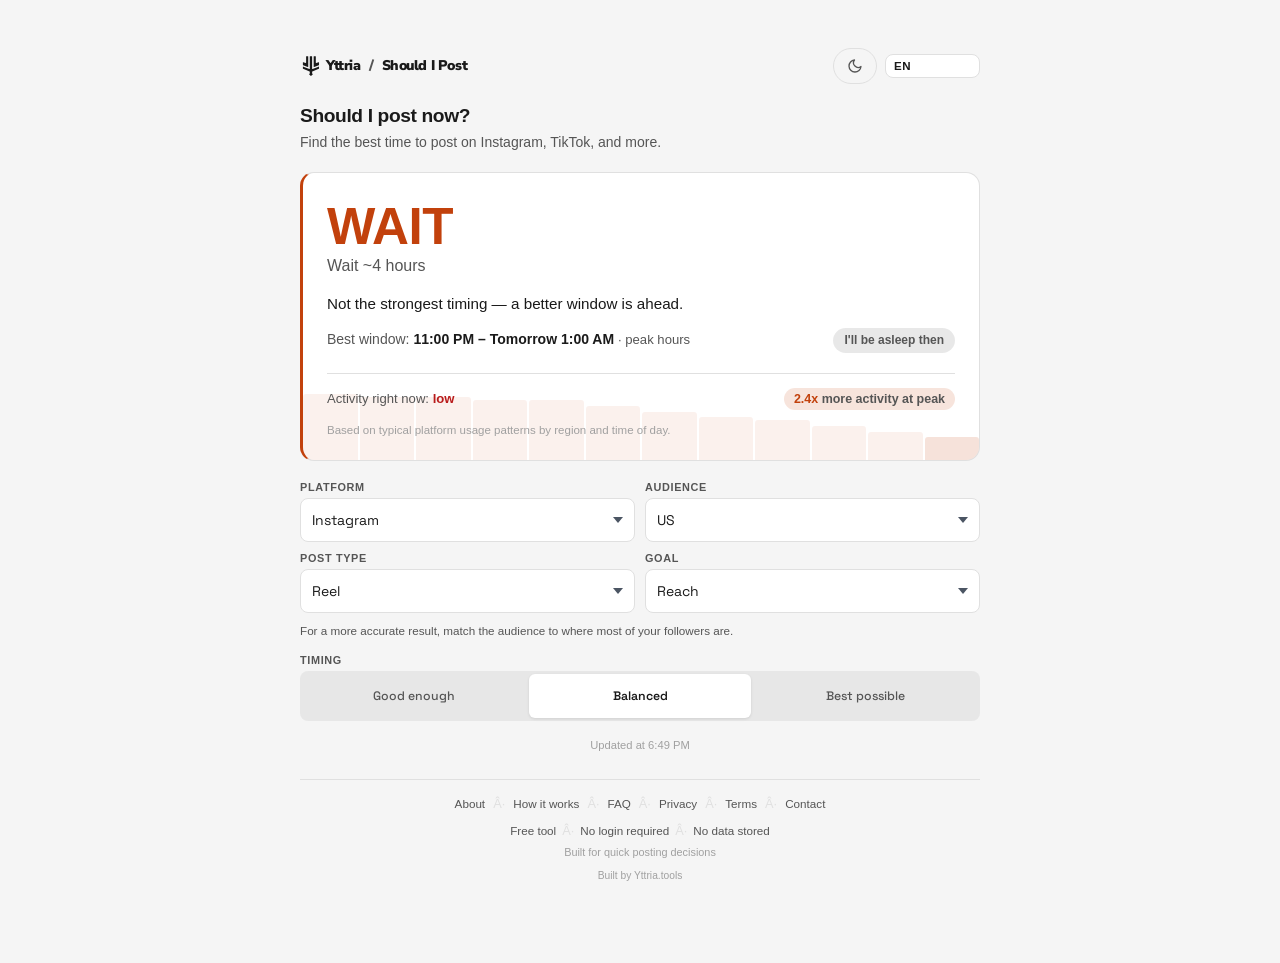
<file: index.html>
<!DOCTYPE html>
<html lang="en" data-theme="light">
<head>
  <meta charset="UTF-8">
  <meta name="viewport" content="width=device-width, initial-scale=1.0">
  <title>Should I Post Now? â€” Social Media Timing Tool</title>
  <meta name="description" content="Tells you whether to post now or wait on Instagram, TikTok, LinkedIn, Reddit, or Twitter. Based on audience activity patterns by region. Free, no login needed.">
  <link rel="canonical" href="https://www.shouldipostnow.com/" />
  <!-- Open Graph -->
  <meta property="og:site_name" content="Should I Post Now?">
  <meta property="og:title" content="Should I Post Now? â€” Social Media Timing Tool">
  <meta property="og:description" content="Tells you whether to post now or wait on Instagram, TikTok, LinkedIn, Reddit, or Twitter. Based on audience activity patterns by region. Free, no login needed.">
  <meta property="og:type" content="website">
  <meta property="og:url" content="https://shouldipostnow.com/">
  <meta property="og:image" content="https://shouldipostnow.com/og-image.png">
  <meta property="og:image:width" content="1200">
  <meta property="og:image:height" content="630">
  <!-- Twitter / X -->
  <meta name="twitter:card" content="summary_large_image">
  <meta name="twitter:title" content="Should I Post Now? â€” Social Media Timing Tool">
  <meta name="twitter:description" content="Tells you whether to post now or wait on Instagram, TikTok, LinkedIn, Reddit, or Twitter. Based on audience activity patterns by region. Free, no login needed.">
  <meta name="twitter:url" content="https://shouldipostnow.com/">
  <meta name="twitter:image" content="https://shouldipostnow.com/og-image.png">
  <!-- Favicons -->
  <link rel="icon" type="image/svg+xml" href="/favicon.svg">
  <link rel="icon" type="image/x-icon" href="/favicon.ico">
  <link rel="apple-touch-icon" href="/logo-192.png">
  <!-- JSON-LD: WebApplication -->
  <script type="application/ld+json">
  {
    "@context": "https://schema.org",
    "@type": "WebApplication",
    "name": "Should I Post Now?",
    "url": "https://shouldipostnow.com",
    "description": "Free browser tool that scores the current time window for social media posting on Instagram, TikTok, Twitter/X, LinkedIn, and Reddit. Returns POST NOW, SOON, or WAIT based on audience activity patterns for the selected region.",
    "applicationCategory": "UtilityApplication",
    "operatingSystem": "Web",
    "offers": {
      "@type": "Offer",
      "price": "0",
      "priceCurrency": "USD"
    },
    "author": {
      "@type": "Organization",
      "name": "Yttria",
      "url": "https://yttria.tools",
      "logo": {
        "@type": "ImageObject",
        "url": "https://shouldipostnow.com/logo-512.png",
        "width": 512,
        "height": 512
      }
    }
  }
  </script>
  <!-- Prevent flash of wrong theme: runs synchronously before first paint -->
  <script>
    (function () {
      var stored   = localStorage.getItem('theme');
      var sysDark  = window.matchMedia('(prefers-color-scheme: dark)').matches;
      document.documentElement.setAttribute('data-theme',
        stored === 'dark' || (!stored && sysDark) ? 'dark' : 'light'
      );
    })();
  </script>
  <link rel="preconnect" href="https://fonts.googleapis.com">
  <link href="https://fonts.googleapis.com/css2?family=Nunito+Sans:wght@900&family=Nunito:wght@800&family=Space+Grotesk:wght@500;600&display=swap" rel="stylesheet">
  <link rel="stylesheet" href="/styles.css?v=8">
</head>
<body>
  <div class="container">

    <!-- Top navigation -->
    <nav class="top-nav" aria-label="Site navigation">
      <div class="nav-left">
        <a class="nav-brand" href="https://yttria.tools" aria-label="Yttria">
          <svg class="yttria-icon" viewBox="0 0 992.41 1033.85" fill="currentColor" aria-hidden="true" focusable="false">
            <path d="M569.81,786.57v84.31c0,8.87,7.19,16.06,16.06,16.06h0c14.95,0,21.79,18.64,10.39,28.31l-80.97,68.65-.18-.71-.16.63-80.97-68.66c-11.41-9.67-4.57-28.31,10.39-28.31h0c8.87,0,16.06-7.19,16.06-16.06v-84.31c0-6.57-4-12.47-10.09-14.91l-304.54-121.92c-6.1-2.44-10.09-8.35-10.09-14.91v-72.95c0-11.37,11.48-19.14,22.03-14.91l280.66,112.36c10.55,4.22,22.03-3.55,22.03-14.91V78.69c0-8.87,7.19-16.06,16.06-16.06h57.68v.09h19.57c8.87,0,16.06,7.19,16.06,16.06v565.64c0,11.37,11.48,19.14,22.03,14.91l280.66-112.37c10.55-4.22,22.03,3.55,22.03,14.91v72.95c0,6.57-4,12.47-10.09,14.91l-304.54,121.93c-6.1,2.44-10.09,8.35-10.09,14.91Z"/>
            <path d="M742.93,356.43V78.78c0-8.87-7.19-16.06-16.06-16.06h-67.61c-8.87,0-16.06,7.19-16.06,16.06v326.27h0v143.85c0,11.37,11.48,19.14,22.03,14.91l219.21-87.76c6.1-2.44,10.09-8.35,10.09-14.91v-104.35c0-10.61-10.11-18.31-20.33-15.48l-110.93,30.61c-10.23,2.82-20.33-4.87-20.33-15.48Z"/>
            <path d="M287.33,356.35V78.7c0-8.87,7.19-16.06,16.06-16.06h67.61c8.87,0,16.06,7.19,16.06,16.06v326.27s0,0,0,0v143.85c0,11.37-11.48,19.14-22.03,14.91l-219.21-87.76c-6.1-2.44-10.09-8.35-10.09-14.91v-104.35c0-10.61,10.11-18.31,20.33-15.48l110.93,30.61c10.23,2.82,20.33-4.87,20.33-15.48Z"/>
          </svg>
          <span class="yttria-wordmark">Yttria</span>
        </a>
        <span class="nav-sep" aria-hidden="true">/</span>
        <a class="nav-sitename" href="/">Should I Post</a>
      </div>

      <div class="nav-right">
        <button class="theme-toggle" id="theme-toggle" aria-label="Toggle dark mode">
          <!-- Moon: shown in light mode -->
          <svg class="icon-moon" viewBox="0 0 24 24" fill="none" stroke="currentColor" stroke-width="2" stroke-linecap="round" stroke-linejoin="round" aria-hidden="true">
            <path d="M21 12.79A9 9 0 1 1 11.21 3 7 7 0 0 0 21 12.79z"/>
          </svg>
          <!-- Sun: shown in dark mode -->
          <svg class="icon-sun" viewBox="0 0 24 24" fill="none" stroke="currentColor" stroke-width="2" stroke-linecap="round" stroke-linejoin="round" aria-hidden="true">
            <circle cx="12" cy="12" r="5"/>
            <line x1="12" y1="1" x2="12" y2="3"/>
            <line x1="12" y1="21" x2="12" y2="23"/>
            <line x1="4.22" y1="4.22" x2="5.64" y2="5.64"/>
            <line x1="18.36" y1="18.36" x2="19.78" y2="19.78"/>
            <line x1="1" y1="12" x2="3" y2="12"/>
            <line x1="21" y1="12" x2="23" y2="12"/>
            <line x1="4.22" y1="19.78" x2="5.64" y2="18.36"/>
            <line x1="18.36" y1="5.64" x2="19.78" y2="4.22"/>
          </svg>
        </button>
        <select id="lang-select" class="lang-select" aria-label="Language">
          <option value="en">EN</option>
          <option value="es">ES</option>
          <option value="zh">ä¸­æ–‡</option>
          <option value="ja">æ—¥æœ¬èªž</option>
          <option value="fr">FR</option>
          <option value="de">DE</option>
        </select>
      </div>
    </nav>

    <!-- Hero -->
    <div class="hero">
      <h1 class="hero-headline" data-i18n="hero_headline">Should I post now?</h1>
      <p class="hero-sub" data-i18n="hero_sub">Find the best time to post on Instagram, TikTok, and more.</p>
    </div>

    <!-- Answer first. Controls sit below. -->
    <div id="result" class="result-card" aria-live="polite">
      <div class="state">â€”</div>
      <div class="sub-decision">Calculating best timeâ€¦</div>
    </div>

    <div class="controls">
      <div class="control-group">
        <label for="platform" data-i18n="label_platform">Platform</label>
        <select id="platform">
          <option value="instagram">Instagram</option>
          <option value="tiktok">TikTok</option>
          <option value="twitter">Twitter / X</option>
          <option value="linkedin">LinkedIn</option>
          <option value="reddit">Reddit</option>
        </select>
      </div>

      <div class="control-group">
        <label for="audience" data-i18n="label_audience">Audience</label>
        <select id="audience">
          <option value="mostly-us"   data-i18n="opt_us">US</option>
          <option value="mostly-eu"   data-i18n="opt_eu">Europe</option>
          <option value="mostly-asia" data-i18n="opt_asia">Asia</option>
          <option value="global"      data-i18n="opt_global">Mixed Global</option>
        </select>
      </div>

      <div class="control-group">
        <label for="post-type" data-i18n="label_post_type">Post type</label>
        <select id="post-type">
          <!-- Populated dynamically by app.js based on selected platform -->
        </select>
      </div>

      <div class="control-group">
        <label for="goal" data-i18n="label_goal">Goal</label>
        <select id="goal">
          <option value="reach"       data-i18n="opt_reach">Reach</option>
          <option value="engagement"  data-i18n="opt_engagement">Engagement</option>
          <option value="replies"     data-i18n="opt_replies">Replies</option>
          <option value="clicks"      data-i18n="opt_clicks">Clicks</option>
        </select>
      </div>

    </div>

    <p class="hint" data-i18n="hint">For a more accurate result, match the audience to where most of your followers are.</p>

    <div class="control-group timing-group">
      <label data-i18n="label_timing">Timing</label>
      <div class="flex-control" id="flexibility" role="group" aria-label="Timing strictness">
        <button class="flex-btn" data-flex="flexible" data-i18n="flex_flexible">Good enough</button>
        <button class="flex-btn active" data-flex="balanced" data-i18n="flex_balanced">Balanced</button>
        <button class="flex-btn" data-flex="strict" data-i18n="flex_strict">Best possible</button>
      </div>
    </div>

    <p class="timestamp" id="timestamp"></p>

    <footer class="site-footer">
      <nav class="footer-nav" aria-label="Site links">
        <a href="/about.html" data-i18n="footer_about">About</a>
        <span class="footer-dot" aria-hidden="true">Â·</span>
        <a href="/how-it-works.html" data-i18n="nav_how">How it works</a>
        <span class="footer-dot" aria-hidden="true">Â·</span>
        <a href="/faq.html" data-i18n="nav_faq">FAQ</a>
        <span class="footer-dot" aria-hidden="true">Â·</span>
        <a href="/privacy.html" data-i18n="nav_privacy">Privacy</a>
        <span class="footer-dot" aria-hidden="true">Â·</span>
        <a href="/terms.html" data-i18n="footer_terms">Terms</a>
        <span class="footer-dot" aria-hidden="true">Â·</span>
        <a href="mailto:support@yttria.tools">Contact</a>
      </nav>
      <p class="footer-badges">
        <span data-i18n="footer_free">Free tool</span>
        <span class="footer-dot" aria-hidden="true">Â·</span>
        <span data-i18n="footer_no_login">No login required</span>
        <span class="footer-dot" aria-hidden="true">Â·</span>
        <span data-i18n="footer_no_data">No data stored</span>
      </p>
      <p class="footer-tagline" data-i18n="footer_tagline">Built for quick posting decisions</p>
      <div class="footer-brand">
        Built by <a href="https://yttria.tools" rel="noopener noreferrer" target="_blank">Yttria.tools</a>
      </div>
    </footer>

  </div>

  <script src="/translations.js?v=8"></script>
  <script src="/i18n.js?v=8"></script>
  <script src="/logic.js?v=8"></script>
  <script src="/app.js?v=8"></script>
  <script>
    (function () {
      // Apply saved language to static [data-i18n] elements on load
      if (window.__lang !== 'en') {
        document.querySelectorAll('[data-i18n]').forEach(function (el) {
          el.textContent = window.t(el.getAttribute('data-i18n'));
        });
      }

      // Set lang select to saved/detected language
      document.getElementById('lang-select').value = window.__lang;

      // Lang select
      document.getElementById('lang-select').addEventListener('change', function () {
        window.setLang(this.value);
      });

      // Theme toggle
      document.getElementById('theme-toggle').addEventListener('click', function () {
        var next = document.documentElement.getAttribute('data-theme') === 'dark' ? 'light' : 'dark';
        document.documentElement.setAttribute('data-theme', next);
        localStorage.setItem('theme', next);
      });
    })();
  </script>
</body>
</html>
</file>
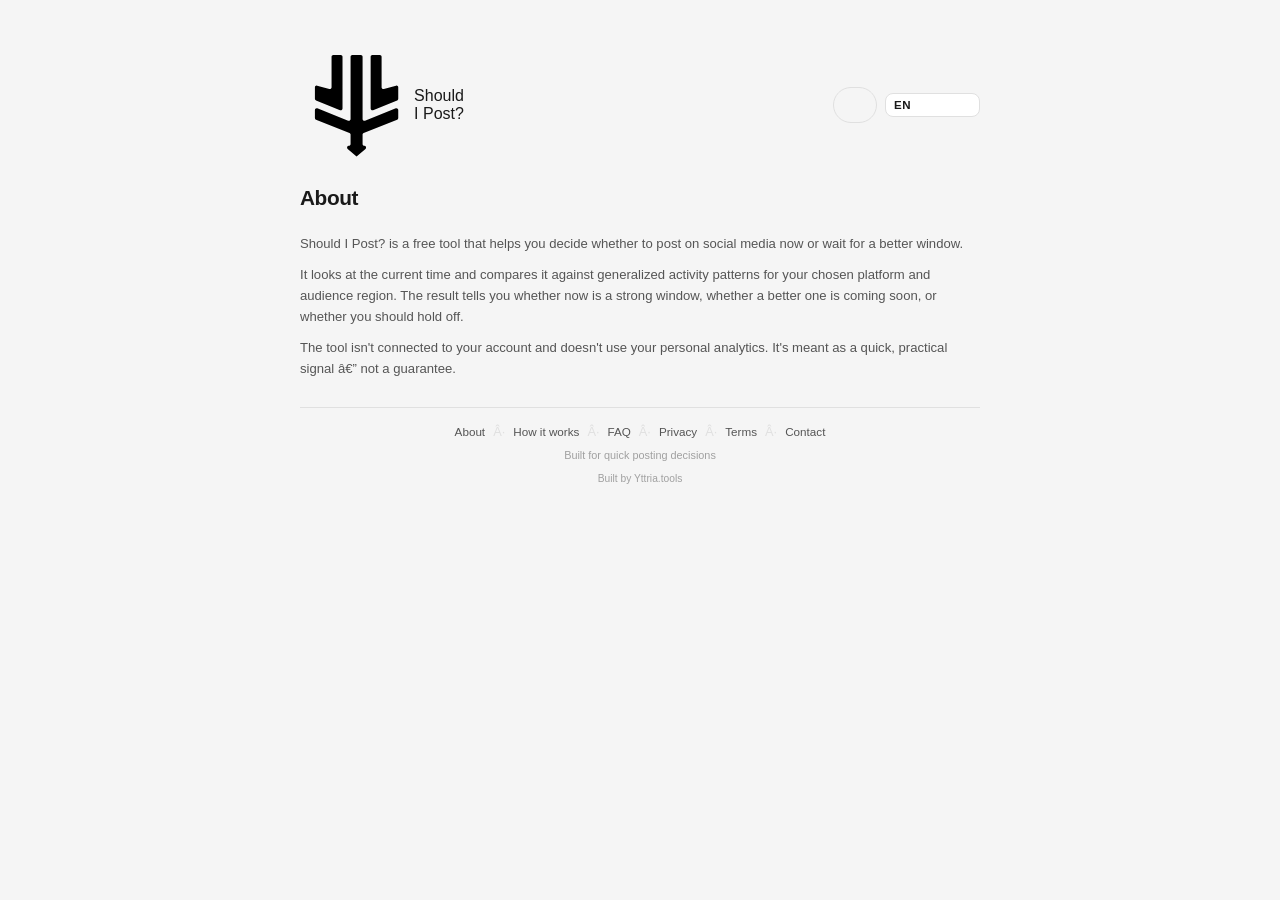
<file: about.html>
<!DOCTYPE html>
<html lang="en" data-theme="light">
<head>
  <meta charset="UTF-8">
  <meta name="viewport" content="width=device-width, initial-scale=1.0">
  <title>About â€” Should I Post Now?</title>
  <meta name="description" content="Should I Post? helps you decide whether to post on social media now or wait for a better window, based on platform activity patterns.">
  <link rel="canonical" href="https://www.shouldipostnow.com/about.html" />
  <!-- Open Graph -->
  <meta property="og:site_name" content="Should I Post Now?">
  <meta property="og:title" content="About â€” Should I Post Now?">
  <meta property="og:description" content="Should I Post? helps you decide whether to post on social media now or wait for a better window, based on platform activity patterns.">
  <meta property="og:type" content="website">
  <meta property="og:url" content="https://shouldipostnow.com/about.html">
  <meta property="og:image" content="https://shouldipostnow.com/og-image.png">
  <meta property="og:image:width" content="1200">
  <meta property="og:image:height" content="630">
  <!-- Twitter / X -->
  <meta name="twitter:card" content="summary_large_image">
  <meta name="twitter:title" content="About â€” Should I Post Now?">
  <meta name="twitter:description" content="Should I Post? helps you decide whether to post on social media now or wait for a better window, based on platform activity patterns.">
  <meta name="twitter:url" content="https://shouldipostnow.com/about.html">
  <meta name="twitter:image" content="https://shouldipostnow.com/og-image.png">
  <link rel="icon" type="image/svg+xml" href="/favicon.svg">
  <link rel="icon" type="image/x-icon" href="/favicon.ico">
  <link rel="apple-touch-icon" href="/logo-192.png">
  <script>
    (function () {
      var stored  = localStorage.getItem('theme');
      var sysDark = window.matchMedia('(prefers-color-scheme: dark)').matches;
      document.documentElement.setAttribute('data-theme',
        stored === 'dark' || (!stored && sysDark) ? 'dark' : 'light'
      );
    })();
  </script>
  <link rel="preconnect" href="https://fonts.googleapis.com">
  <link href="https://fonts.googleapis.com/css2?family=Nunito:wght@800&family=Space+Grotesk:wght@500;600&display=swap" rel="stylesheet">
  <link rel="stylesheet" href="/styles.css?v=8">
</head>
<body>
  <div class="container">

    <nav class="top-nav" aria-label="Site navigation">
      <a class="nav-brand" href="/" aria-label="Should I Post? â€” home">
        <img src="/logo.svg" class="nav-logo" alt="" aria-hidden="true">
        <span data-i18n="nav_brand">Should I Post?</span>
      </a>
      <div class="nav-right">
        <button class="theme-toggle" id="theme-toggle" aria-label="Toggle dark mode"></button>
        <select id="lang-select" class="lang-select" aria-label="Language">
          <option value="en">EN</option>
          <option value="es">ES</option>
          <option value="zh">ä¸­æ–‡</option>
          <option value="ja">æ—¥æœ¬èªž</option>
          <option value="fr">FR</option>
          <option value="de">DE</option>
        </select>
      </div>
    </nav>

    <main class="page-body">
      <h1 class="page-heading" data-i18n="about_title">About</h1>
      <p class="section-body" data-i18n="about_p1">Should I Post? is a free tool that helps you decide whether to post on social media now or wait for a better window.</p>
      <p class="section-body" data-i18n="about_p2">It looks at the current time and compares it against generalized activity patterns for your chosen platform and audience region. The result tells you whether now is a strong window, whether a better one is coming soon, or whether you should hold off.</p>
      <p class="section-body" data-i18n="about_p3">The tool isn't connected to your account and doesn't use your personal analytics. It's meant as a quick, practical signal â€” not a guarantee.</p>
    </main>

    <footer class="site-footer">
      <nav class="footer-nav" aria-label="Site links">
        <a href="/about.html" data-i18n="footer_about" aria-current="page">About</a>
        <span class="footer-dot" aria-hidden="true">Â·</span>
        <a href="/how-it-works.html" data-i18n="nav_how">How it works</a>
        <span class="footer-dot" aria-hidden="true">Â·</span>
        <a href="/faq.html" data-i18n="nav_faq">FAQ</a>
        <span class="footer-dot" aria-hidden="true">Â·</span>
        <a href="/privacy.html" data-i18n="nav_privacy">Privacy</a>
        <span class="footer-dot" aria-hidden="true">Â·</span>
        <a href="/terms.html" data-i18n="footer_terms">Terms</a>
        <span class="footer-dot" aria-hidden="true">Â·</span>
        <a href="mailto:support@yttria.tools">Contact</a>
      </nav>
      <p class="footer-tagline" data-i18n="footer_tagline">Built for quick posting decisions</p>
      <div class="footer-brand">
        Built by <a href="https://yttria.tools" rel="noopener noreferrer" target="_blank">Yttria.tools</a>
      </div>
    </footer>

  </div>

  <script src="/translations.js?v=8"></script>
  <script src="/i18n.js?v=8"></script>
  <script>
    (function () {
      if (window.__lang !== 'en') {
        document.querySelectorAll('[data-i18n]').forEach(function (el) {
          el.textContent = window.t(el.getAttribute('data-i18n'));
        });
      }
      document.getElementById('lang-select').value = window.__lang;
      document.getElementById('lang-select').addEventListener('change', function () {
        window.setLang(this.value);
      });
      document.getElementById('theme-toggle').addEventListener('click', function () {
        var next = document.documentElement.getAttribute('data-theme') === 'dark' ? 'light' : 'dark';
        document.documentElement.setAttribute('data-theme', next);
        localStorage.setItem('theme', next);
      });
    })();
  </script>
</body>
</html>
</file>
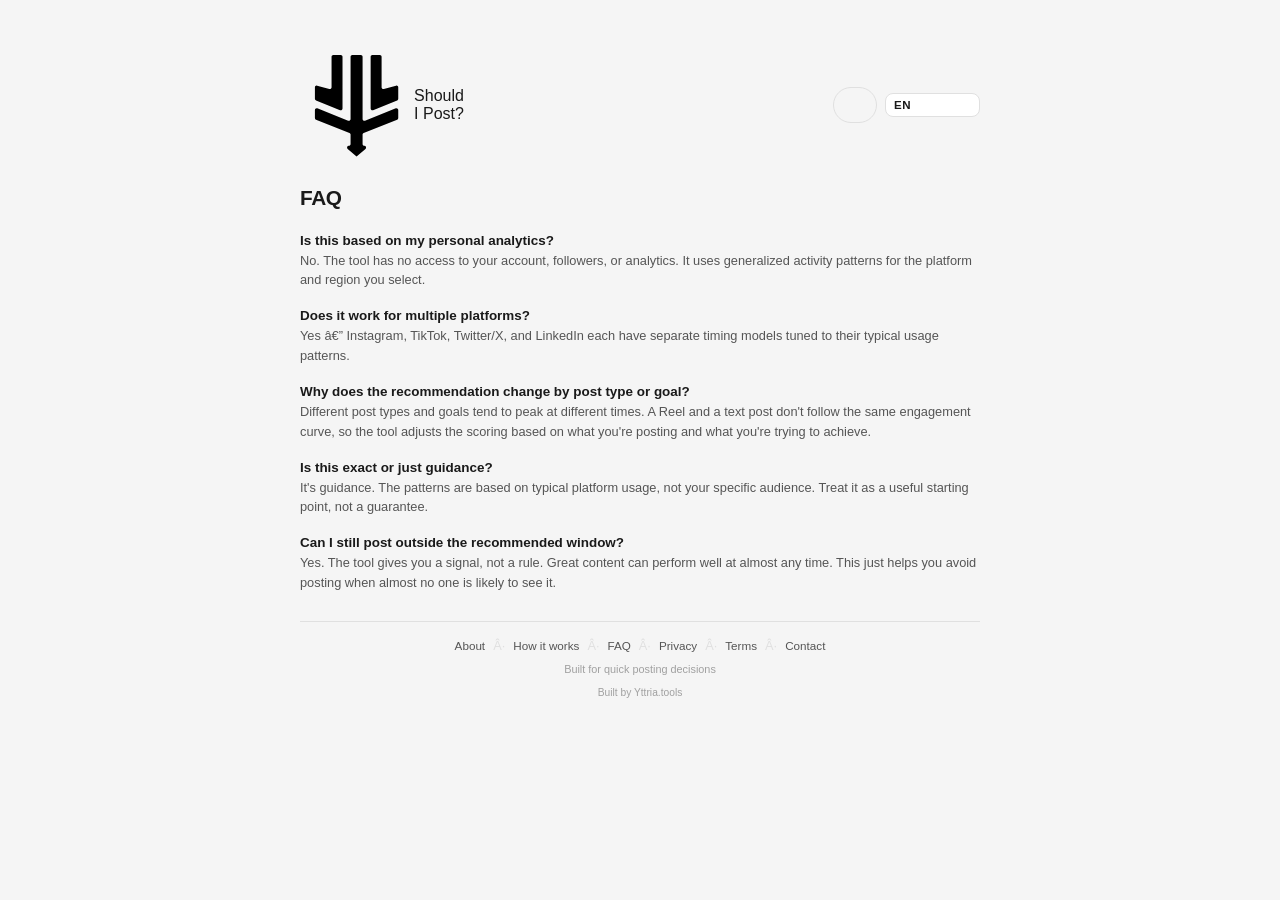
<file: faq.html>
<!DOCTYPE html>
<html lang="en" data-theme="light">
<head>
  <meta charset="UTF-8">
  <meta name="viewport" content="width=device-width, initial-scale=1.0">
  <title>FAQ â€” Should I Post Now?</title>
  <meta name="description" content="Frequently asked questions about Should I Post? â€” how it works, accuracy, platform support, and more.">
  <link rel="canonical" href="https://www.shouldipostnow.com/faq.html" />
  <!-- Open Graph -->
  <meta property="og:site_name" content="Should I Post Now?">
  <meta property="og:title" content="FAQ â€” Should I Post Now?">
  <meta property="og:description" content="Frequently asked questions about Should I Post? â€” how it works, accuracy, platform support, and more.">
  <meta property="og:type" content="website">
  <meta property="og:url" content="https://shouldipostnow.com/faq.html">
  <meta property="og:image" content="https://shouldipostnow.com/og-image.png">
  <meta property="og:image:width" content="1200">
  <meta property="og:image:height" content="630">
  <!-- Twitter / X -->
  <meta name="twitter:card" content="summary_large_image">
  <meta name="twitter:title" content="FAQ â€” Should I Post Now?">
  <meta name="twitter:description" content="Frequently asked questions about Should I Post? â€” how it works, accuracy, platform support, and more.">
  <meta name="twitter:url" content="https://shouldipostnow.com/faq.html">
  <meta name="twitter:image" content="https://shouldipostnow.com/og-image.png">
  <link rel="icon" type="image/svg+xml" href="/favicon.svg">
  <link rel="icon" type="image/x-icon" href="/favicon.ico">
  <link rel="apple-touch-icon" href="/logo-192.png">
  <script>
    (function () {
      var stored  = localStorage.getItem('theme');
      var sysDark = window.matchMedia('(prefers-color-scheme: dark)').matches;
      document.documentElement.setAttribute('data-theme',
        stored === 'dark' || (!stored && sysDark) ? 'dark' : 'light'
      );
    })();
  </script>
  <link rel="preconnect" href="https://fonts.googleapis.com">
  <link href="https://fonts.googleapis.com/css2?family=Nunito:wght@800&family=Space+Grotesk:wght@500;600&display=swap" rel="stylesheet">
  <link rel="stylesheet" href="/styles.css?v=8">
</head>
<body>
  <div class="container">

    <nav class="top-nav" aria-label="Site navigation">
      <a class="nav-brand" href="/" aria-label="Should I Post? â€” home">
        <img src="/logo.svg" class="nav-logo" alt="" aria-hidden="true">
        <span data-i18n="nav_brand">Should I Post?</span>
      </a>
      <div class="nav-right">
        <button class="theme-toggle" id="theme-toggle" aria-label="Toggle dark mode"></button>
        <select id="lang-select" class="lang-select" aria-label="Language">
          <option value="en">EN</option>
          <option value="es">ES</option>
          <option value="zh">ä¸­æ–‡</option>
          <option value="ja">æ—¥æœ¬èªž</option>
          <option value="fr">FR</option>
          <option value="de">DE</option>
        </select>
      </div>
    </nav>

    <main class="page-body">
      <h1 class="page-heading" data-i18n="faq_title">FAQ</h1>

      <div class="faq-item">
        <p class="faq-q" data-i18n="faq_q1">Is this based on my personal analytics?</p>
        <p class="faq-a" data-i18n="faq_a1">No. The tool has no access to your account, followers, or analytics. It uses generalized activity patterns for the platform and region you select.</p>
      </div>

      <div class="faq-item">
        <p class="faq-q" data-i18n="faq_q2">Does it work for multiple platforms?</p>
        <p class="faq-a" data-i18n="faq_a2">Yes â€” Instagram, TikTok, Twitter/X, and LinkedIn each have separate timing models tuned to their typical usage patterns.</p>
      </div>

      <div class="faq-item">
        <p class="faq-q" data-i18n="faq_q3">Why does the recommendation change by post type or goal?</p>
        <p class="faq-a" data-i18n="faq_a3">Different post types and goals tend to peak at different times. A Reel and a text post don't follow the same engagement curve, so the tool adjusts the scoring based on what you're posting and what you're trying to achieve.</p>
      </div>

      <div class="faq-item">
        <p class="faq-q" data-i18n="faq_q4">Is this exact or just guidance?</p>
        <p class="faq-a" data-i18n="faq_a4">It's guidance. The patterns are based on typical platform usage, not your specific audience. Treat it as a useful starting point, not a guarantee.</p>
      </div>

      <div class="faq-item">
        <p class="faq-q" data-i18n="faq_q5">Can I still post outside the recommended window?</p>
        <p class="faq-a" data-i18n="faq_a5">Yes. The tool gives you a signal, not a rule. Great content can perform well at almost any time. This just helps you avoid posting when almost no one is likely to see it.</p>
      </div>
    </main>

    <footer class="site-footer">
      <nav class="footer-nav" aria-label="Site links">
        <a href="/about.html" data-i18n="footer_about">About</a>
        <span class="footer-dot" aria-hidden="true">Â·</span>
        <a href="/how-it-works.html" data-i18n="nav_how">How it works</a>
        <span class="footer-dot" aria-hidden="true">Â·</span>
        <a href="/faq.html" data-i18n="nav_faq" aria-current="page">FAQ</a>
        <span class="footer-dot" aria-hidden="true">Â·</span>
        <a href="/privacy.html" data-i18n="nav_privacy">Privacy</a>
        <span class="footer-dot" aria-hidden="true">Â·</span>
        <a href="/terms.html" data-i18n="footer_terms">Terms</a>
        <span class="footer-dot" aria-hidden="true">Â·</span>
        <a href="mailto:support@yttria.tools">Contact</a>
      </nav>
      <p class="footer-tagline" data-i18n="footer_tagline">Built for quick posting decisions</p>
      <div class="footer-brand">
        Built by <a href="https://yttria.tools" rel="noopener noreferrer" target="_blank">Yttria.tools</a>
      </div>
    </footer>

  </div>

  <script src="/translations.js?v=8"></script>
  <script src="/i18n.js?v=8"></script>
  <script>
    (function () {
      if (window.__lang !== 'en') {
        document.querySelectorAll('[data-i18n]').forEach(function (el) {
          el.textContent = window.t(el.getAttribute('data-i18n'));
        });
      }
      document.getElementById('lang-select').value = window.__lang;
      document.getElementById('lang-select').addEventListener('change', function () {
        window.setLang(this.value);
      });
      document.getElementById('theme-toggle').addEventListener('click', function () {
        var next = document.documentElement.getAttribute('data-theme') === 'dark' ? 'light' : 'dark';
        document.documentElement.setAttribute('data-theme', next);
        localStorage.setItem('theme', next);
      });
    })();
  </script>
</body>
</html>
</file>
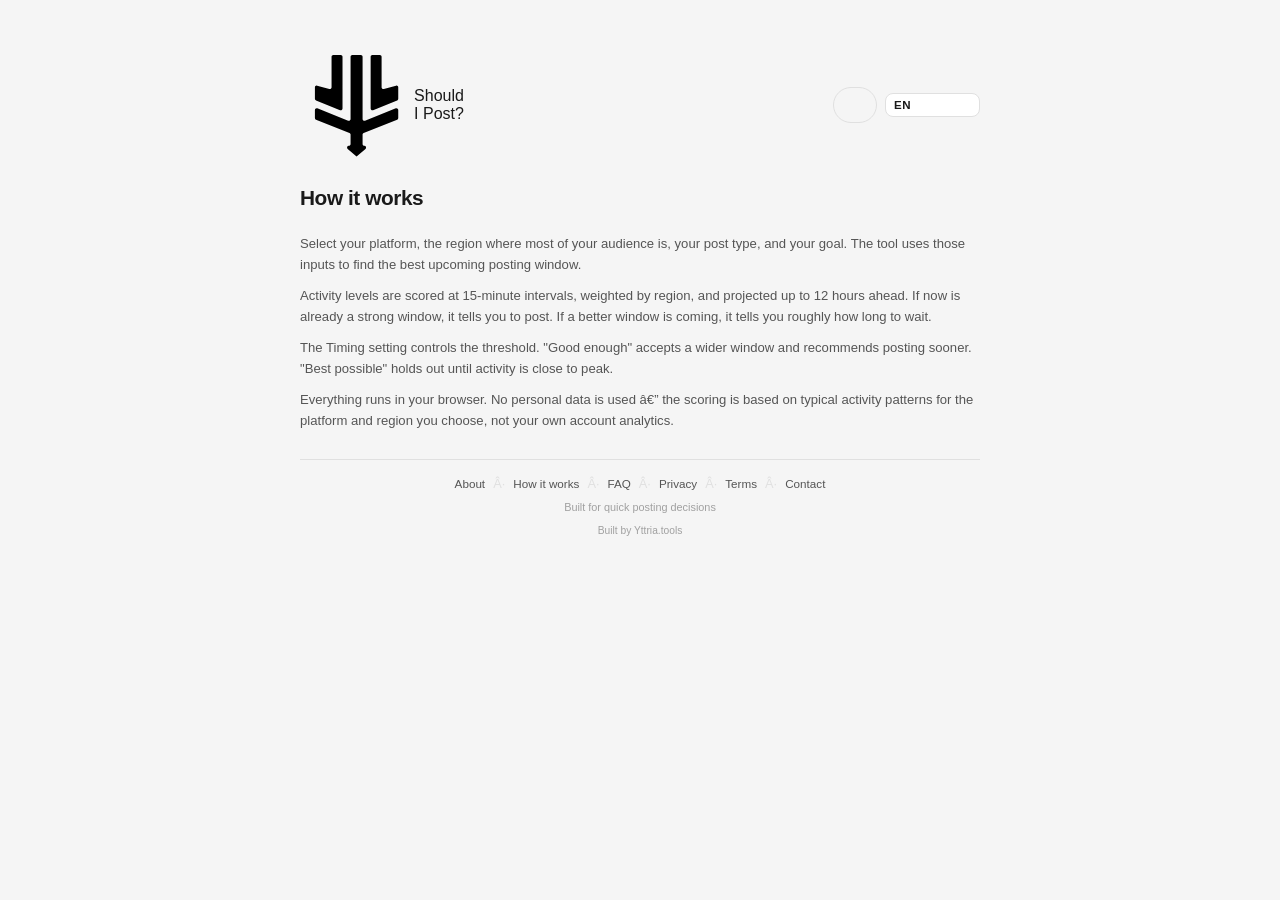
<file: how-it-works.html>
<!DOCTYPE html>
<html lang="en" data-theme="light">
<head>
  <meta charset="UTF-8">
  <meta name="viewport" content="width=device-width, initial-scale=1.0">
  <title>How It Works â€” Should I Post Now?</title>
  <meta name="description" content="How Should I Post? works â€” platform activity patterns, 15-minute scoring, and what the timing recommendation actually means.">
  <link rel="canonical" href="https://www.shouldipostnow.com/how-it-works.html" />
  <!-- Open Graph -->
  <meta property="og:site_name" content="Should I Post Now?">
  <meta property="og:title" content="How It Works â€” Should I Post Now?">
  <meta property="og:description" content="How Should I Post? works â€” platform activity patterns, 15-minute scoring, and what the timing recommendation actually means.">
  <meta property="og:type" content="website">
  <meta property="og:url" content="https://shouldipostnow.com/how-it-works.html">
  <meta property="og:image" content="https://shouldipostnow.com/og-image.png">
  <meta property="og:image:width" content="1200">
  <meta property="og:image:height" content="630">
  <!-- Twitter / X -->
  <meta name="twitter:card" content="summary_large_image">
  <meta name="twitter:title" content="How It Works â€” Should I Post Now?">
  <meta name="twitter:description" content="How Should I Post? works â€” platform activity patterns, 15-minute scoring, and what the timing recommendation actually means.">
  <meta name="twitter:url" content="https://shouldipostnow.com/how-it-works.html">
  <meta name="twitter:image" content="https://shouldipostnow.com/og-image.png">
  <link rel="icon" type="image/svg+xml" href="/favicon.svg">
  <link rel="icon" type="image/x-icon" href="/favicon.ico">
  <link rel="apple-touch-icon" href="/logo-192.png">
  <script>
    (function () {
      var stored  = localStorage.getItem('theme');
      var sysDark = window.matchMedia('(prefers-color-scheme: dark)').matches;
      document.documentElement.setAttribute('data-theme',
        stored === 'dark' || (!stored && sysDark) ? 'dark' : 'light'
      );
    })();
  </script>
  <link rel="preconnect" href="https://fonts.googleapis.com">
  <link href="https://fonts.googleapis.com/css2?family=Nunito:wght@800&family=Space+Grotesk:wght@500;600&display=swap" rel="stylesheet">
  <link rel="stylesheet" href="/styles.css?v=8">
</head>
<body>
  <div class="container">

    <nav class="top-nav" aria-label="Site navigation">
      <a class="nav-brand" href="/" aria-label="Should I Post? â€” home">
        <img src="/logo.svg" class="nav-logo" alt="" aria-hidden="true">
        <span data-i18n="nav_brand">Should I Post?</span>
      </a>
      <div class="nav-right">
        <button class="theme-toggle" id="theme-toggle" aria-label="Toggle dark mode"></button>
        <select id="lang-select" class="lang-select" aria-label="Language">
          <option value="en">EN</option>
          <option value="es">ES</option>
          <option value="zh">ä¸­æ–‡</option>
          <option value="ja">æ—¥æœ¬èªž</option>
          <option value="fr">FR</option>
          <option value="de">DE</option>
        </select>
      </div>
    </nav>

    <main class="page-body">
      <h1 class="page-heading" data-i18n="how_title">How it works</h1>
      <p class="section-body" data-i18n="how_p1">Select your platform, the region where most of your audience is, your post type, and your goal. The tool uses those inputs to find the best upcoming posting window.</p>
      <p class="section-body" data-i18n="how_p2">Activity levels are scored at 15-minute intervals, weighted by region, and projected up to 12 hours ahead. If now is already a strong window, it tells you to post. If a better window is coming, it tells you roughly how long to wait.</p>
      <p class="section-body" data-i18n="how_p3">The Timing setting controls the threshold. "Good enough" accepts a wider window and recommends posting sooner. "Best possible" holds out until activity is close to peak.</p>
      <p class="section-body" data-i18n="how_p4">Everything runs in your browser. No personal data is used â€” the scoring is based on typical activity patterns for the platform and region you choose, not your own account analytics.</p>
    </main>

    <footer class="site-footer">
      <nav class="footer-nav" aria-label="Site links">
        <a href="/about.html" data-i18n="footer_about">About</a>
        <span class="footer-dot" aria-hidden="true">Â·</span>
        <a href="/how-it-works.html" data-i18n="nav_how" aria-current="page">How it works</a>
        <span class="footer-dot" aria-hidden="true">Â·</span>
        <a href="/faq.html" data-i18n="nav_faq">FAQ</a>
        <span class="footer-dot" aria-hidden="true">Â·</span>
        <a href="/privacy.html" data-i18n="nav_privacy">Privacy</a>
        <span class="footer-dot" aria-hidden="true">Â·</span>
        <a href="/terms.html" data-i18n="footer_terms">Terms</a>
        <span class="footer-dot" aria-hidden="true">Â·</span>
        <a href="mailto:support@yttria.tools">Contact</a>
      </nav>
      <p class="footer-tagline" data-i18n="footer_tagline">Built for quick posting decisions</p>
      <div class="footer-brand">
        Built by <a href="https://yttria.tools" rel="noopener noreferrer" target="_blank">Yttria.tools</a>
      </div>
    </footer>

  </div>

  <script src="/translations.js?v=8"></script>
  <script src="/i18n.js?v=8"></script>
  <script>
    (function () {
      if (window.__lang !== 'en') {
        document.querySelectorAll('[data-i18n]').forEach(function (el) {
          el.textContent = window.t(el.getAttribute('data-i18n'));
        });
      }
      document.getElementById('lang-select').value = window.__lang;
      document.getElementById('lang-select').addEventListener('change', function () {
        window.setLang(this.value);
      });
      document.getElementById('theme-toggle').addEventListener('click', function () {
        var next = document.documentElement.getAttribute('data-theme') === 'dark' ? 'light' : 'dark';
        document.documentElement.setAttribute('data-theme', next);
        localStorage.setItem('theme', next);
      });
    })();
  </script>
</body>
</html>
</file>
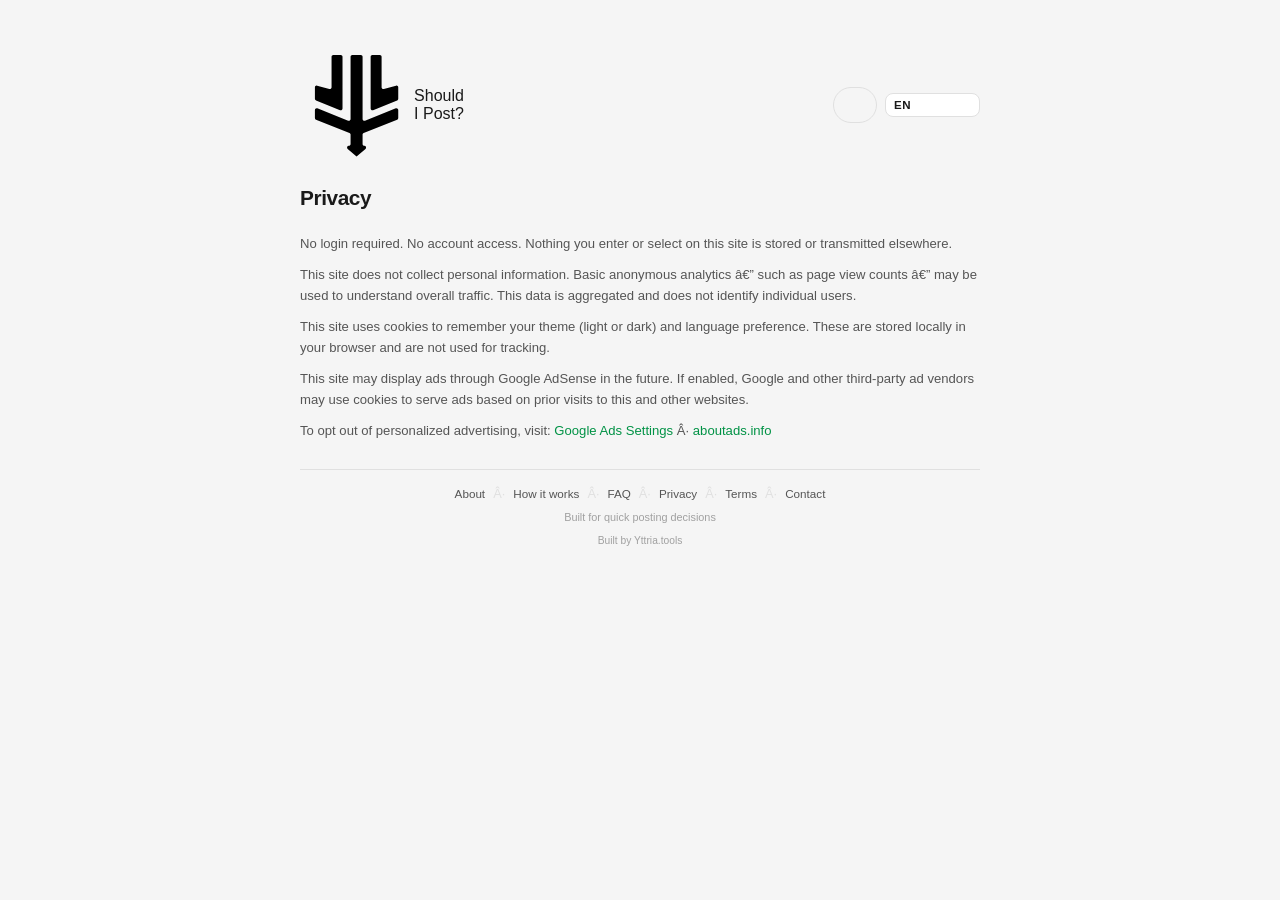
<file: privacy.html>
<!DOCTYPE html>
<html lang="en" data-theme="light">
<head>
  <meta charset="UTF-8">
  <meta name="viewport" content="width=device-width, initial-scale=1.0">
  <title>Privacy â€” Should I Post Now?</title>
  <meta name="description" content="Privacy policy for Should I Post? â€” what data is collected, cookies, and how ads may be used.">
  <link rel="canonical" href="https://www.shouldipostnow.com/privacy.html" />
  <meta property="og:site_name" content="Should I Post Now?">
  <!-- Twitter / X -->
  <meta name="twitter:card" content="summary_large_image">
  <meta name="twitter:title" content="Privacy â€” Should I Post Now?">
  <meta name="twitter:description" content="Privacy policy for Should I Post? â€” what data is collected, cookies, and how ads may be used.">
  <meta name="twitter:url" content="https://shouldipostnow.com/privacy.html">
  <meta name="twitter:image" content="https://shouldipostnow.com/og-image.png">
  <link rel="icon" type="image/svg+xml" href="/favicon.svg">
  <link rel="icon" type="image/x-icon" href="/favicon.ico">
  <link rel="apple-touch-icon" href="/logo-192.png">
  <script>
    (function () {
      var stored  = localStorage.getItem('theme');
      var sysDark = window.matchMedia('(prefers-color-scheme: dark)').matches;
      document.documentElement.setAttribute('data-theme',
        stored === 'dark' || (!stored && sysDark) ? 'dark' : 'light'
      );
    })();
  </script>
  <link rel="preconnect" href="https://fonts.googleapis.com">
  <link href="https://fonts.googleapis.com/css2?family=Nunito:wght@800&family=Space+Grotesk:wght@500;600&display=swap" rel="stylesheet">
  <link rel="stylesheet" href="/styles.css?v=8">
</head>
<body>
  <div class="container">

    <nav class="top-nav" aria-label="Site navigation">
      <a class="nav-brand" href="/" aria-label="Should I Post? â€” home">
        <img src="/logo.svg" class="nav-logo" alt="" aria-hidden="true">
        <span data-i18n="nav_brand">Should I Post?</span>
      </a>
      <div class="nav-right">
        <button class="theme-toggle" id="theme-toggle" aria-label="Toggle dark mode"></button>
        <select id="lang-select" class="lang-select" aria-label="Language">
          <option value="en">EN</option>
          <option value="es">ES</option>
          <option value="zh">ä¸­æ–‡</option>
          <option value="ja">æ—¥æœ¬èªž</option>
          <option value="fr">FR</option>
          <option value="de">DE</option>
        </select>
      </div>
    </nav>

    <main class="page-body">
      <h1 class="page-heading" data-i18n="privacy_title">Privacy</h1>
      <p class="section-body" data-i18n="privacy_p1">No login required. No account access. Nothing you enter or select on this site is stored or transmitted elsewhere.</p>
      <p class="section-body" data-i18n="privacy_p2">This site does not collect personal information. Basic anonymous analytics â€” such as page view counts â€” may be used to understand overall traffic. This data is aggregated and does not identify individual users.</p>
      <p class="section-body" data-i18n="privacy_p3">This site uses cookies to remember your theme (light or dark) and language preference. These are stored locally in your browser and are not used for tracking.</p>
      <p class="section-body" data-i18n="privacy_p4">This site may display ads through Google AdSense in the future. If enabled, Google and other third-party ad vendors may use cookies to serve ads based on prior visits to this and other websites.</p>
      <p class="section-body">
        <span data-i18n="privacy_p5">To opt out of personalized advertising, visit:</span>
        <a href="https://www.google.com/settings/ads" rel="noopener noreferrer" target="_blank">Google Ads Settings</a>
        Â·
        <a href="http://www.aboutads.info/choices/" rel="noopener noreferrer" target="_blank">aboutads.info</a>
      </p>
    </main>

    <footer class="site-footer">
      <nav class="footer-nav" aria-label="Site links">
        <a href="/about.html" data-i18n="footer_about">About</a>
        <span class="footer-dot" aria-hidden="true">Â·</span>
        <a href="/how-it-works.html" data-i18n="nav_how">How it works</a>
        <span class="footer-dot" aria-hidden="true">Â·</span>
        <a href="/faq.html" data-i18n="nav_faq">FAQ</a>
        <span class="footer-dot" aria-hidden="true">Â·</span>
        <a href="/privacy.html" data-i18n="nav_privacy" aria-current="page">Privacy</a>
        <span class="footer-dot" aria-hidden="true">Â·</span>
        <a href="/terms.html" data-i18n="footer_terms">Terms</a>
        <span class="footer-dot" aria-hidden="true">Â·</span>
        <a href="mailto:support@yttria.tools">Contact</a>
      </nav>
      <p class="footer-tagline" data-i18n="footer_tagline">Built for quick posting decisions</p>
      <div class="footer-brand">
        Built by <a href="https://yttria.tools" rel="noopener noreferrer" target="_blank">Yttria.tools</a>
      </div>
    </footer>

  </div>

  <script src="/translations.js?v=8"></script>
  <script src="/i18n.js?v=8"></script>
  <script>
    (function () {
      if (window.__lang !== 'en') {
        document.querySelectorAll('[data-i18n]').forEach(function (el) {
          el.textContent = window.t(el.getAttribute('data-i18n'));
        });
      }
      document.getElementById('lang-select').value = window.__lang;
      document.getElementById('lang-select').addEventListener('change', function () {
        window.setLang(this.value);
      });
      document.getElementById('theme-toggle').addEventListener('click', function () {
        var next = document.documentElement.getAttribute('data-theme') === 'dark' ? 'light' : 'dark';
        document.documentElement.setAttribute('data-theme', next);
        localStorage.setItem('theme', next);
      });
    })();
  </script>
</body>
</html>
</file>
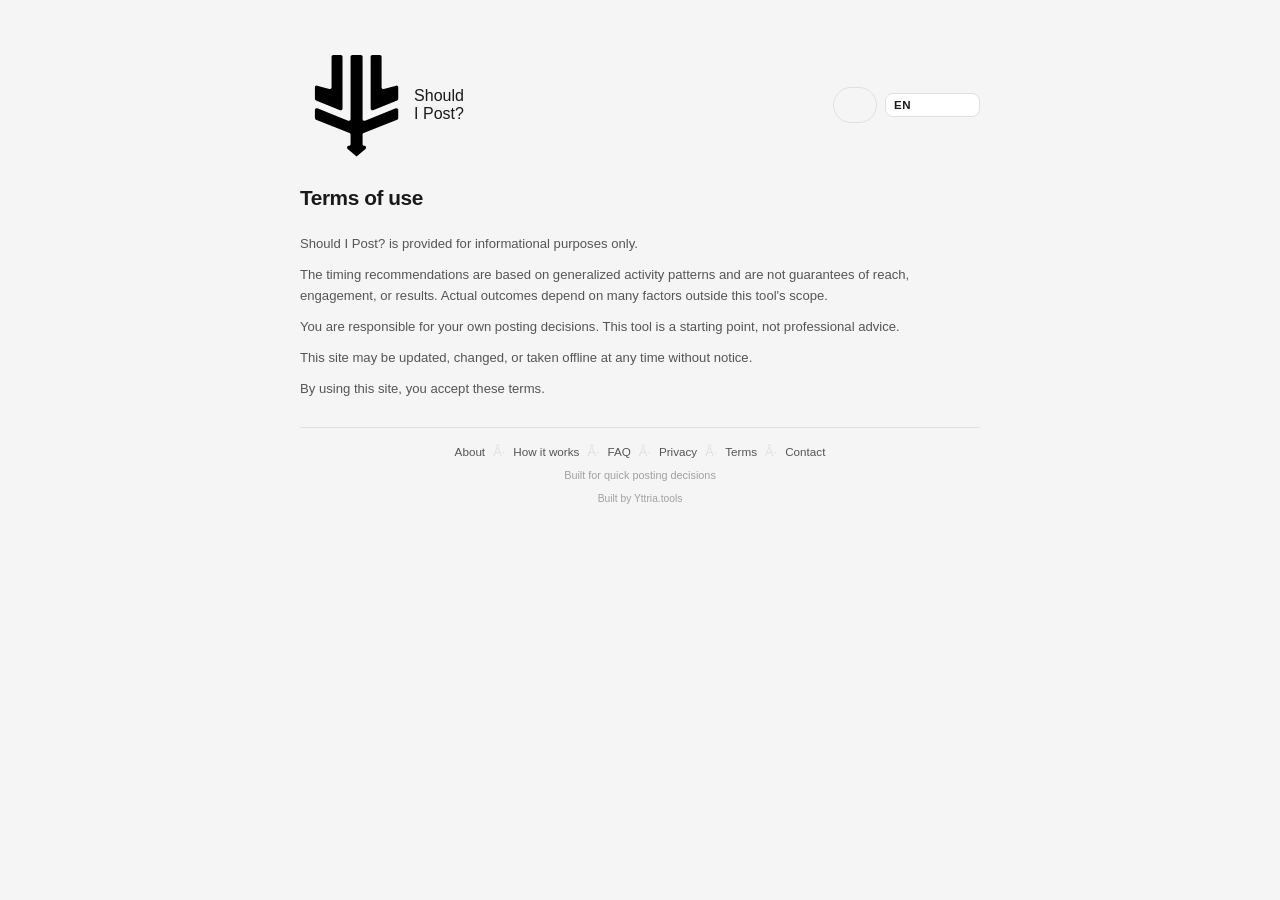
<file: terms.html>
<!DOCTYPE html>
<html lang="en" data-theme="light">
<head>
  <meta charset="UTF-8">
  <meta name="viewport" content="width=device-width, initial-scale=1.0">
  <title>Terms of Use â€” Should I Post Now?</title>
  <meta name="description" content="Terms of use for Should I Post? â€” informational tool, no guarantee of results, user responsibility.">
  <link rel="canonical" href="https://www.shouldipostnow.com/terms.html" />
  <meta property="og:site_name" content="Should I Post Now?">
  <!-- Twitter / X -->
  <meta name="twitter:card" content="summary_large_image">
  <meta name="twitter:title" content="Terms of Use â€” Should I Post Now?">
  <meta name="twitter:description" content="Terms of use for Should I Post? â€” informational tool, no guarantee of results, user responsibility.">
  <meta name="twitter:url" content="https://shouldipostnow.com/terms.html">
  <meta name="twitter:image" content="https://shouldipostnow.com/og-image.png">
  <link rel="icon" type="image/svg+xml" href="/favicon.svg">
  <link rel="icon" type="image/x-icon" href="/favicon.ico">
  <link rel="apple-touch-icon" href="/logo-192.png">
  <script>
    (function () {
      var stored  = localStorage.getItem('theme');
      var sysDark = window.matchMedia('(prefers-color-scheme: dark)').matches;
      document.documentElement.setAttribute('data-theme',
        stored === 'dark' || (!stored && sysDark) ? 'dark' : 'light'
      );
    })();
  </script>
  <link rel="preconnect" href="https://fonts.googleapis.com">
  <link href="https://fonts.googleapis.com/css2?family=Nunito:wght@800&family=Space+Grotesk:wght@500;600&display=swap" rel="stylesheet">
  <link rel="stylesheet" href="/styles.css?v=8">
</head>
<body>
  <div class="container">

    <nav class="top-nav" aria-label="Site navigation">
      <a class="nav-brand" href="/" aria-label="Should I Post? â€” home">
        <img src="/logo.svg" class="nav-logo" alt="" aria-hidden="true">
        <span data-i18n="nav_brand">Should I Post?</span>
      </a>
      <div class="nav-right">
        <button class="theme-toggle" id="theme-toggle" aria-label="Toggle dark mode"></button>
        <select id="lang-select" class="lang-select" aria-label="Language">
          <option value="en">EN</option>
          <option value="es">ES</option>
          <option value="zh">ä¸­æ–‡</option>
          <option value="ja">æ—¥æœ¬èªž</option>
          <option value="fr">FR</option>
          <option value="de">DE</option>
        </select>
      </div>
    </nav>

    <main class="page-body">
      <h1 class="page-heading" data-i18n="terms_title">Terms of use</h1>
      <p class="section-body" data-i18n="terms_p1">Should I Post? is provided for informational purposes only.</p>
      <p class="section-body" data-i18n="terms_p2">The timing recommendations are based on generalized activity patterns and are not guarantees of reach, engagement, or results. Actual outcomes depend on many factors outside this tool's scope.</p>
      <p class="section-body" data-i18n="terms_p3">You are responsible for your own posting decisions. This tool is a starting point, not professional advice.</p>
      <p class="section-body" data-i18n="terms_p4">This site may be updated, changed, or taken offline at any time without notice.</p>
      <p class="section-body" data-i18n="terms_p5">By using this site, you accept these terms.</p>
    </main>

    <footer class="site-footer">
      <nav class="footer-nav" aria-label="Site links">
        <a href="/about.html" data-i18n="footer_about">About</a>
        <span class="footer-dot" aria-hidden="true">Â·</span>
        <a href="/how-it-works.html" data-i18n="nav_how">How it works</a>
        <span class="footer-dot" aria-hidden="true">Â·</span>
        <a href="/faq.html" data-i18n="nav_faq">FAQ</a>
        <span class="footer-dot" aria-hidden="true">Â·</span>
        <a href="/privacy.html" data-i18n="nav_privacy">Privacy</a>
        <span class="footer-dot" aria-hidden="true">Â·</span>
        <a href="/terms.html" data-i18n="footer_terms" aria-current="page">Terms</a>
        <span class="footer-dot" aria-hidden="true">Â·</span>
        <a href="mailto:support@yttria.tools">Contact</a>
      </nav>
      <p class="footer-tagline" data-i18n="footer_tagline">Built for quick posting decisions</p>
      <div class="footer-brand">
        Built by <a href="https://yttria.tools" rel="noopener noreferrer" target="_blank">Yttria.tools</a>
      </div>
    </footer>

  </div>

  <script src="/translations.js?v=8"></script>
  <script src="/i18n.js?v=8"></script>
  <script>
    (function () {
      if (window.__lang !== 'en') {
        document.querySelectorAll('[data-i18n]').forEach(function (el) {
          el.textContent = window.t(el.getAttribute('data-i18n'));
        });
      }
      document.getElementById('lang-select').value = window.__lang;
      document.getElementById('lang-select').addEventListener('change', function () {
        window.setLang(this.value);
      });
      document.getElementById('theme-toggle').addEventListener('click', function () {
        var next = document.documentElement.getAttribute('data-theme') === 'dark' ? 'light' : 'dark';
        document.documentElement.setAttribute('data-theme', next);
        localStorage.setItem('theme', next);
      });
    })();
  </script>
</body>
</html>
</file>
<file: styles.css>
*, *::before, *::after {
  box-sizing: border-box;
  margin: 0;
  padding: 0;
}

/* ── Responsive scale tokens ── */
:root {
  --state-size: clamp(2.2rem, 8vw, 3.2rem);
  --card-pad-v: clamp(18px, 4vw, 28px);
  --card-pad-h: clamp(16px, 4vw, 24px);
}

/* ── Light mode (default) ── */
:root {
  color-scheme: light;

  /* Brand */
  --brand: #009245;

  /* Neutral base — true neutral, no blue or warm cast */
  --bg:     #f5f5f5;
  --card:   #ffffff;
  --text:   #1a1a1a;
  --muted:  #555555;
  --border: #e0e0e0;
  --subtle: #a0a0a0;

  --badge-bg:      rgba(0, 0, 0, 0.09);
  --surface-track: rgba(0, 0, 0, 0.06);
  --shadow-sm:     rgba(0, 0, 0, 0.10);

  /* Decision accent colors — used for text and left accent only */
  --green:  #009245;
  --orange: #92400e;
  --amber:  #c2410c;

  /* Activity level label colors */
  --level-good: #009245;
  --level-mid:  #92400e;
  --level-low:  #b91c1c;

  --radius: 14px;
  --max-w:  600px;
}

/* ── Dark mode ── */
[data-theme="dark"] {
  color-scheme: dark;

  /* Brand — same logo green (~4.5:1 on charcoal, WCAG AA) */
  --brand: #009245;

  /* Neutral base — true charcoal, zero blue cast */
  --bg:     #161616;
  --card:   #212121;
  --text:   #f0f0f0;
  --muted:  #9e9e9e;
  --border: #333333;
  --subtle: #666666;

  --badge-bg:      rgba(255, 255, 255, 0.13);
  --surface-track: rgba(255, 255, 255, 0.08);
  --shadow-sm:     rgba(0, 0, 0, 0.40);

  /* Decision accent colors — lighter for readability on dark */
  --green:  #4ade80;
  --orange: #fbbf24;
  --amber:  #fb923c;

  /* Activity level colors */
  --level-good: #4ade80;
  --level-mid:  #fbbf24;
  --level-low:  #f87171;
}

/* ── Base ── */
body {
  font-family: -apple-system, BlinkMacSystemFont, 'Segoe UI', Helvetica, Arial, sans-serif;
  background: var(--bg);
  color: var(--text);
  min-height: 100vh;
  display: flex;
  justify-content: center;
  padding: 16px 14px 40px;
}

@media (min-width: 480px) {
  body { padding: 20px 20px 44px; }
}

@media (min-width: 768px) {
  body { padding: 32px 32px 64px; }
}

@media (min-width: 1024px) {
  body { padding: 48px 40px 80px; }
}

.container {
  width: 100%;
  max-width: var(--max-w);
}

@media (min-width: 1024px) {
  .container { max-width: 680px; }
}

@media (min-width: 1440px) {
  .container { max-width: 720px; }
}

/* ── Page header ── */
header {
  display: flex;
  justify-content: space-between;
  align-items: center;
  margin-bottom: 16px;
}

.page-question {
  font-size: 1rem;
  font-weight: 600;
  color: var(--muted);
  letter-spacing: -0.01em;
  margin: 0;
}

/* Theme toggle — pill button with inline SVG icons */
.theme-toggle {
  background: none;
  border: 1.5px solid var(--border);
  border-radius: 20px;
  padding: 7px 13px;
  cursor: pointer;
  color: var(--muted);
  line-height: 1;
  transition: border-color 0.15s, color 0.15s;
  flex-shrink: 0;
  user-select: none;
  min-height: 36px;
  min-width: 44px;
  display: inline-flex;
  align-items: center;
  justify-content: center;
}

.theme-toggle:hover { border-color: var(--muted); color: var(--text); }
.theme-toggle:focus-visible { outline: 2px solid var(--brand); outline-offset: 2px; }

/* SVG icons inside toggle */
.theme-toggle svg {
  width: 16px;
  height: 16px;
  display: block;
  flex-shrink: 0;
}

/* Show moon in light mode, sun in dark mode */
[data-theme="light"] .icon-sun  { display: none; }
[data-theme="dark"]  .icon-moon { display: none; }

/* ── Result card ── */
.result-card {
  background: var(--card);
  border: 1.5px solid var(--border);
  border-radius: var(--radius);
  padding: var(--card-pad-v) var(--card-pad-h) calc(var(--card-pad-v) - 6px);
  margin-bottom: 16px;
  transition: background 0.2s, border-color 0.2s;
  overflow-wrap: break-word;
  word-break: break-word;
  position: relative;
  overflow: hidden;   /* clips chart bars at card border-radius */
}

@media (min-width: 768px) {
  .result-card { margin-bottom: 20px; }
}

.result-card.now  { border-left: 3px solid var(--green); }
.result-card.soon { border-left: 3px solid var(--orange); }
.result-card.wait { border-left: 3px solid var(--amber); }

/* 1. Big state word — highest visual priority */
.state {
  font-size: var(--state-size);
  font-weight: 800;
  letter-spacing: -0.01em;
  line-height: 1;
  margin-bottom: 4px;
}

.now  .state { color: var(--green); }
.soon .state { color: var(--orange); }
.wait .state { color: var(--amber); }

/* 2. Specific timing ("Post now" / "Wait ~12 hours") */
.sub-decision {
  font-size: 1rem;
  font-weight: 400;
  color: var(--muted);
  margin-bottom: 18px;
}

/* 3. One-line reason */
.reason {
  font-size: 0.95rem;
  color: var(--text);
  line-height: 1.4;
  margin-bottom: 14px;
}

/* "Post within X to achieve best results" — secondary note, POST NOW only */
.within-note {
  font-size: 0.82rem;
  color: var(--muted);
  margin-bottom: 14px;
  line-height: 1.4;
}

.within-note strong {
  font-weight: 600;
}

/* 4. Best / peak window row — window text left, skip pill right */
.window-row {
  display: flex;
  flex-wrap: wrap;
  align-items: center;
  gap: 6px 12px;
  margin-bottom: 20px;
}

/* suppress within-note's own bottom margin when inside the flex row */
.window-row .within-note {
  margin-bottom: 0;
}

.window-line {
  font-size: 0.875rem;
  color: var(--muted);
  line-height: 1.4;
}

.window-line strong {
  color: var(--text);
  font-weight: 600;
}

.window-note {
  font-size: 0.82rem;
  color: var(--muted);
}

/* 5. Activity level + badge row */
.detail-row {
  display: flex;
  flex-wrap: wrap;
  justify-content: space-between;
  align-items: center;
  padding-top: 14px;
  border-top: 1px solid var(--border);
  font-size: 0.82rem;
  color: var(--muted);
  gap: 8px;
}

/* Activity level label — colored, weighted by importance */
.level-peak,
.level-high     { color: var(--level-good); font-weight: 700; }
.level-medium   { color: var(--level-mid);  font-weight: 700; }
.level-low,
.level-very-low { color: var(--level-low);  font-weight: 700; }

/* Score / improvement badge */
.score-badge {
  background: var(--badge-bg);
  border-radius: 20px;
  padding: 4px 10px;
  font-size: 0.78rem;
  font-weight: 600;
  flex-shrink: 0;
}

/* Bold the numeric part inside the badge for extra emphasis */
.score-badge strong {
  font-weight: 800;
}

/* Decision-colored badge: tinted bg + colored number per state */
.now  .score-badge { background: rgba(0, 146, 69, 0.14); }
.soon .score-badge { background: rgba(146, 64, 14, 0.14); }
.wait .score-badge { background: rgba(194, 65, 12, 0.14); }

.now  .score-badge strong { color: var(--green); }
.soon .score-badge strong { color: var(--orange); }
.wait .score-badge strong { color: var(--amber); }

/* 6. Disclaimer — smallest, least important */
.disclaimer {
  font-size: 0.72rem;
  color: var(--subtle);
  line-height: 1.45;
  margin-top: 12px;
}

/* ── Mini activity chart — absolute background overlay ── */
/* Fills the entire card behind all text; bars grow from the bottom */
.activity-chart {
  position: absolute;
  inset: 0;
  display: flex;
  align-items: flex-end;
  gap: 2px;
  pointer-events: none;
  z-index: 0;
}

/* Content sits above the chart */
.card-content {
  position: relative;
  z-index: 1;
}

.chart-bar {
  flex: 1;
  min-width: 0;
  border-radius: 3px 3px 0 0;
  opacity: 0.07;
  transition: height 0.5s cubic-bezier(0.4, 0, 0.2, 1), background-color 0.5s cubic-bezier(0.4, 0, 0.2, 1);
}

.chart-bar--now {
  opacity: 0.15;
}

/* Inherit accent color from card state */
.now  .chart-bar { background: var(--green); }
.soon .chart-bar { background: var(--orange); }
.wait .chart-bar { background: var(--amber); }

@media (prefers-reduced-motion: reduce) {
  .chart-bar { transition: none; }
}

/* ── Controls ── */
.controls {
  display: grid;
  grid-template-columns: 1fr;
  gap: 10px;
  margin-bottom: 10px;
}

@media (min-width: 480px) {
  .controls { grid-template-columns: 1fr 1fr; }
}

.control-group {
  display: flex;
  flex-direction: column;
  gap: 5px;
}

label {
  font-size: 0.68rem;
  font-weight: 600;
  color: var(--muted);
  text-transform: uppercase;
  letter-spacing: 0.06em;
}

select {
  appearance: none;
  -webkit-appearance: none;
  background-color: var(--card);
  background-image: url("data:image/svg+xml,%3Csvg xmlns='http://www.w3.org/2000/svg' width='10' height='6' viewBox='0 0 10 6'%3E%3Cpath fill='%234b5563' d='M0 0l5 6 5-6z'/%3E%3C/svg%3E");
  background-repeat: no-repeat;
  background-position: right 11px center;
  border: 1.5px solid var(--border);
  border-radius: 8px;
  padding: 11px 30px 11px 11px;
  font-family: 'Space Grotesk', -apple-system, sans-serif;
  font-size: 0.875rem;
  color: var(--text);
  cursor: pointer;
  width: 100%;
  min-height: 44px;
  transition: border-color 0.15s;
}

select:hover { border-color: var(--muted); }
select:focus { outline: 2px solid var(--brand); outline-offset: 2px; border-color: transparent; }

/* Dark mode: neutral-gray chevron */
[data-theme="dark"] select {
  background-image: url("data:image/svg+xml,%3Csvg xmlns='http://www.w3.org/2000/svg' width='10' height='6' viewBox='0 0 10 6'%3E%3Cpath fill='%239ca3af' d='M0 0l5 6 5-6z'/%3E%3C/svg%3E");
}

/* Hint */
.hint {
  font-size: 0.73rem;
  color: var(--muted);
  line-height: 1.4;
  margin-bottom: 14px;
}

/* ── Timing / flexibility control ── */
.timing-group {
  margin-bottom: 18px;
}

.flex-control {
  display: flex;
  gap: 3px;
  background: var(--surface-track);
  border-radius: 8px;
  padding: 3px;
}

.flex-btn {
  flex: 1;
  border: none;
  background: transparent;
  border-radius: 6px;
  padding: 10px 4px;
  font-family: 'Space Grotesk', -apple-system, sans-serif;
  font-size: 0.77rem;
  font-weight: 500;
  color: var(--muted);
  cursor: pointer;
  white-space: nowrap;
  min-height: 44px;
  transition: background 0.15s, color 0.15s, box-shadow 0.15s;
}

.flex-btn.active {
  background: var(--card);
  color: var(--text);
  font-weight: 600;
  box-shadow: 0 1px 3px var(--shadow-sm);
}

.flex-btn:focus-visible {
  outline: 2px solid var(--brand);
  outline-offset: 1px;
}

/* ── Timestamp ── */
.timestamp {
  font-size: 0.7rem;
  color: var(--subtle);
  text-align: center;
}

/* ── Footer ── */
.site-footer {
  margin-top: 28px;
  padding-top: 16px;
  border-top: 1px solid var(--border);
  text-align: center;
}

.footer-badges {
  display: flex;
  flex-wrap: wrap;
  justify-content: center;
  align-items: center;
  gap: 3px 6px;
  font-size: 0.73rem;
  color: var(--muted);
  line-height: 1.6;
}

.footer-dot {
  color: var(--border);
  font-size: 0.8rem;
}

.footer-tagline {
  margin-top: 5px;
  font-size: 0.68rem;
  color: var(--subtle);
}

/* ── Smooth scroll ── */
html {
  scroll-behavior: smooth;
}

/* ── Top navigation ── */
.top-nav {
  display: flex;
  align-items: center;
  justify-content: space-between;
  margin-bottom: 20px;
}

/* ── Hero subtitle ── */
.hero {
  margin-bottom: 20px;
}

.hero-headline {
  font-size: 1.2rem;
  font-weight: 600;
  color: var(--text);
  letter-spacing: -0.02em;
  line-height: 1.2;
  margin: 0 0 5px;
}

.hero-sub {
  font-size: 0.875rem;
  font-weight: 400;
  color: var(--muted);
  line-height: 1.45;
  margin: 0;
}

@media (max-width: 480px) {
  .hero-headline { font-size: 1.05rem; }
  .hero-sub      { font-size: 0.82rem; }
}

.nav-left {
  display: flex;
  align-items: center;
  gap: 8px;
  flex-shrink: 0;
  min-width: 0;
}

.nav-brand {
  display: flex;
  align-items: center;
  gap: 5px;
  text-decoration: none;
  color: var(--text);
  flex-shrink: 0;
  transition: opacity 0.15s;
}

.nav-brand:hover { opacity: 0.7; }

.nav-sep {
  font-family: 'Nunito Sans', sans-serif;
  font-weight: 900;
  font-size: 0.88rem;
  color: var(--muted);
  line-height: 1;
  user-select: none;
}

.nav-sitename {
  font-family: 'Nunito Sans', sans-serif;
  font-weight: 900;
  font-size: 0.88rem;
  letter-spacing: -0.03em;
  color: var(--text);
  text-decoration: none;
  line-height: 1;
  transition: opacity 0.15s;
}

.nav-sitename:hover { opacity: 0.7; }

.nav-links {
  display: flex;
  align-items: center;
  gap: 18px;
}

.nav-links a {
  font-size: 0.78rem;
  color: var(--muted);
  text-decoration: none;
  transition: color 0.15s;
  white-space: nowrap;
}

.nav-links a:hover { color: var(--text); }

.nav-right {
  display: flex;
  align-items: center;
  gap: 8px;
  flex-shrink: 0;
}

.yttria-icon {
  height: 22px;
  width: auto;
  flex-shrink: 0;
}

.yttria-wordmark {
  font-family: 'Nunito Sans', sans-serif;
  font-weight: 900;
  font-size: 0.88rem;
  letter-spacing: -0.03em;
  color: inherit;
  line-height: 1;
}

.nav-divider {
  width: 1px;
  height: 16px;
  background: var(--border);
  flex-shrink: 0;
}

.lang-tag {
  font-size: 0.72rem;
  font-weight: 600;
  color: var(--muted);
  letter-spacing: 0.04em;
  cursor: default;
  user-select: none;
  padding: 4px 2px;
}

/* Hide center nav links on very small screens */
@media (max-width: 420px) {
  .nav-links { display: none; }
}

/* ── Language selector ── */
.lang-select {
  -webkit-appearance: none;
  appearance: none;
  background-color: var(--card);
  background-image: none;
  border: 1.5px solid var(--border);
  border-radius: 8px;
  padding: 5px 8px;
  font-size: 0.72rem;
  font-weight: 600;
  color: var(--text);
  cursor: pointer;
  letter-spacing: 0.04em;
  width: auto;
  min-height: unset;
  transition: border-color 0.15s, background-color 0.15s;
  font-family: inherit;
}

.lang-select:hover {
  border-color: var(--muted);
  background-color: var(--bg);
}

.lang-select:focus {
  outline: 2px solid var(--brand);
  outline-offset: 2px;
  border-color: transparent;
}

/* Option popup — works in Firefox; Chrome/Safari use color-scheme from :root */
.lang-select option {
  background-color: var(--card);
  color: var(--text);
}

/* Suppress the global dark-mode chevron inherited by all selects */
[data-theme="dark"] .lang-select {
  background-image: none;
}

/* ── Content sections (homepage inline, kept for compatibility) ── */
.content-section {
  margin-top: 40px;
  padding-top: 28px;
  border-top: 1px solid var(--border);
  scroll-margin-top: 16px;
}

.content-section h2 {
  font-size: 0.95rem;
  font-weight: 700;
  color: var(--text);
  letter-spacing: -0.01em;
  margin-bottom: 16px;
}

.faq-item {
  margin-bottom: 18px;
}

.faq-item:last-child {
  margin-bottom: 0;
}

.faq-q {
  font-size: 0.84rem;
  font-weight: 600;
  color: var(--text);
  margin-bottom: 3px;
}

.faq-a {
  font-size: 0.8rem;
  color: var(--muted);
  line-height: 1.55;
}

.section-body {
  font-size: 0.82rem;
  color: var(--muted);
  line-height: 1.6;
}

.section-body + .section-body {
  margin-top: 10px;
}

.section-body a {
  color: var(--brand);
  text-decoration: none;
}

.section-body a:hover {
  text-decoration: underline;
}

/* ── Standalone content pages ── */
.page-body {
  padding-top: 4px;
}

.page-heading {
  font-size: 1.3rem;
  font-weight: 700;
  color: var(--text);
  letter-spacing: -0.02em;
  line-height: 1.2;
  margin-bottom: 22px;
}

/* ── Footer nav links ── */
.footer-nav {
  display: flex;
  flex-wrap: wrap;
  justify-content: center;
  align-items: center;
  gap: 2px 8px;
  margin-bottom: 10px;
}

.footer-nav a {
  font-size: 0.73rem;
  color: var(--muted);
  text-decoration: none;
  transition: color 0.15s;
}

.footer-nav a:hover { color: var(--text); }

.footer-nav a:focus-visible {
  outline: 2px solid var(--brand);
  outline-offset: 2px;
  border-radius: 2px;
}

/* Active page indicator in nav */
.nav-links a[aria-current="page"] {
  color: var(--text);
  font-weight: 600;
}

/* ── Footer brand attribution ── */
.footer-brand {
  margin-top: 10px;
  font-size: 0.64rem;
  color: var(--subtle);
  line-height: 1.5;
}

.footer-brand a {
  color: var(--subtle);
  text-decoration: none;
}

.footer-brand a:hover {
  color: var(--muted);
}

/* ── Skip-window override ── */

/* Pill — badge-style, right-aligned via margin-left: auto.
   Works both when on the same line as window text and when wrapped. */
.skip-btn {
  -webkit-appearance: none;
  appearance: none;
  display: inline-flex;
  align-items: center;
  flex-shrink: 0;
  margin-left: auto;
  background: var(--badge-bg);
  border: none;
  border-radius: 20px;
  padding: 4px 11px;
  font-size: 0.75rem;
  font-family: inherit;
  font-weight: 600;
  color: var(--muted);
  cursor: pointer;
  white-space: nowrap;
  line-height: 1.4;
  transition: background 0.15s, color 0.15s;
}

.skip-btn:hover {
  background: var(--surface-track);
  color: var(--text);
}

/* Alternative window label — same scale as .window-line */
.alt-window-line {
  font-size: 0.875rem;
  color: var(--muted);
  line-height: 1.4;
}

.alt-window-line strong {
  color: var(--text);
  font-weight: 600;
}

/* "Show best window again" — plain text link below the alt row */
.reset-btn {
  -webkit-appearance: none;
  appearance: none;
  display: block;
  background: none;
  border: none;
  padding: 0;
  margin-top: -12px;
  margin-bottom: 18px;
  font-size: 0.72rem;
  font-family: inherit;
  color: var(--subtle);
  text-decoration: underline;
  text-underline-offset: 2px;
  text-decoration-color: var(--border);
  cursor: pointer;
  line-height: 1.4;
}

.reset-btn:hover {
  color: var(--muted);
  text-decoration-color: var(--muted);
}
</file>
